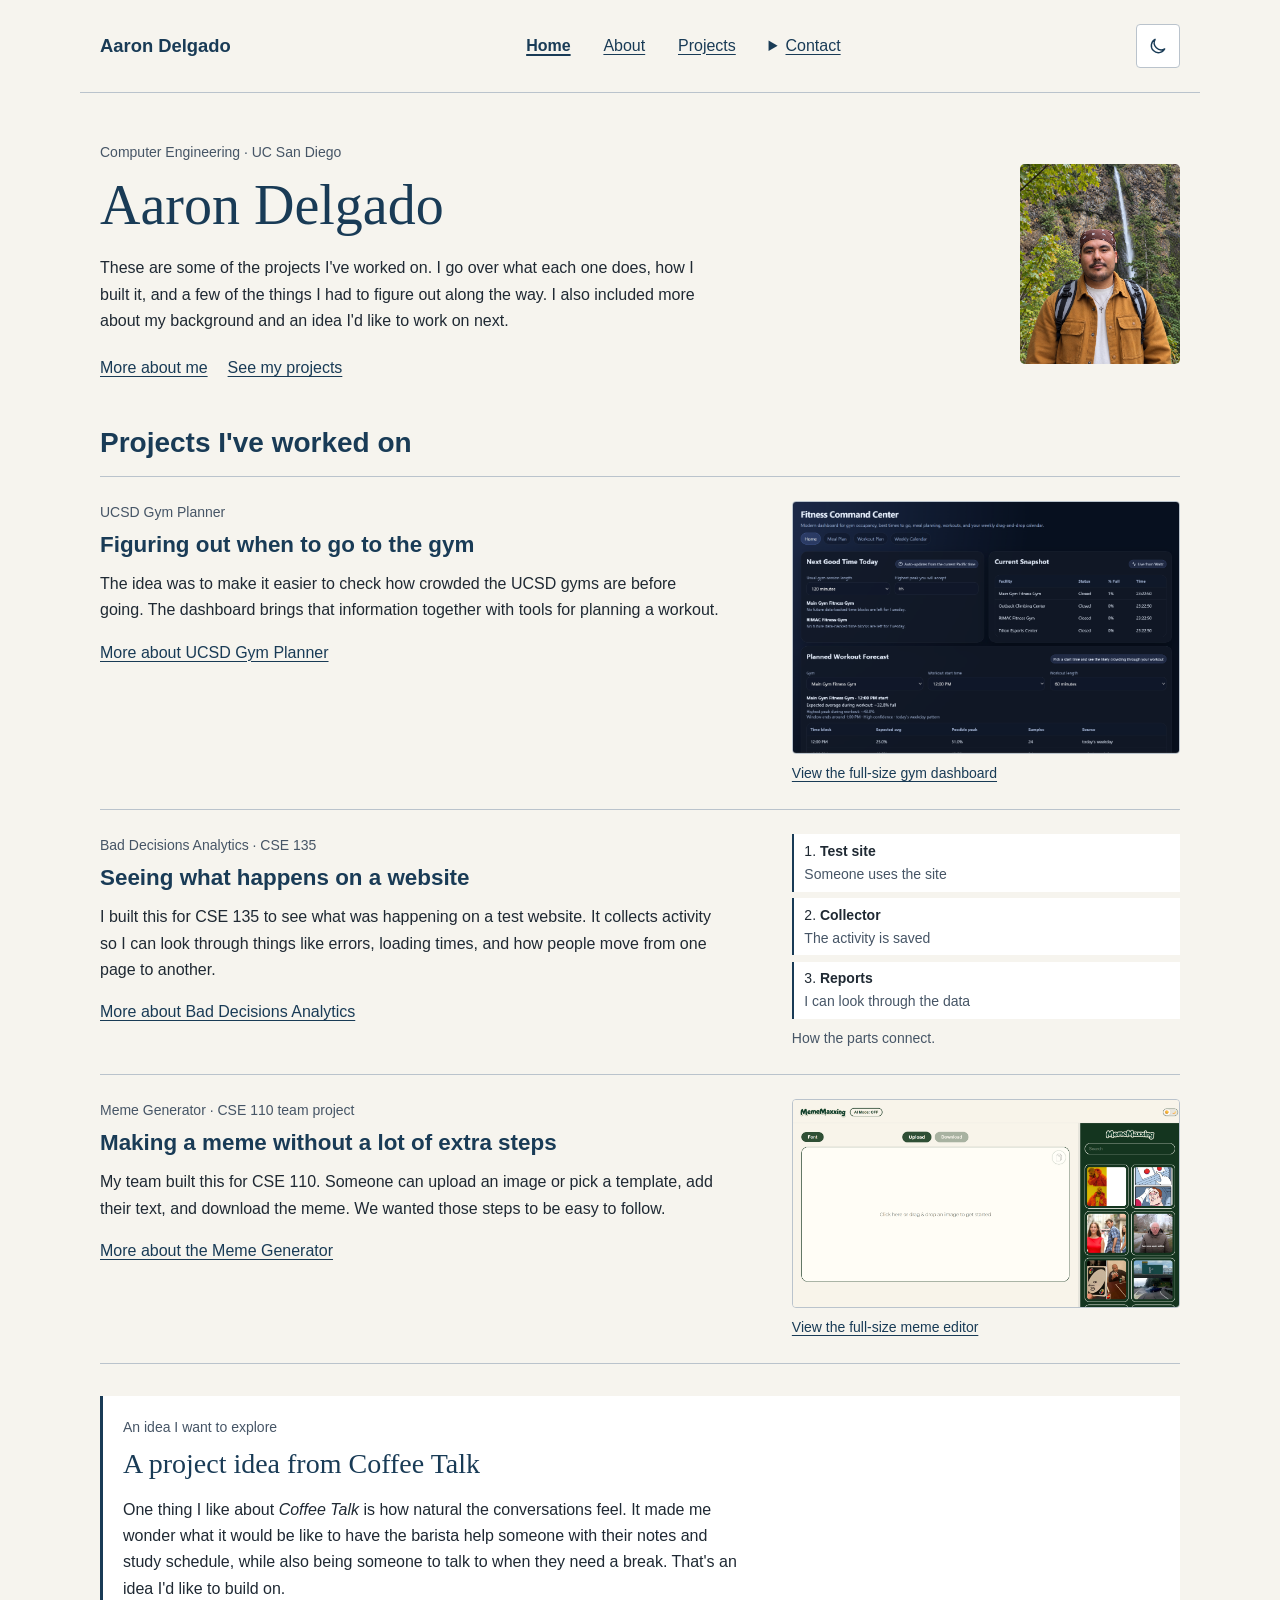
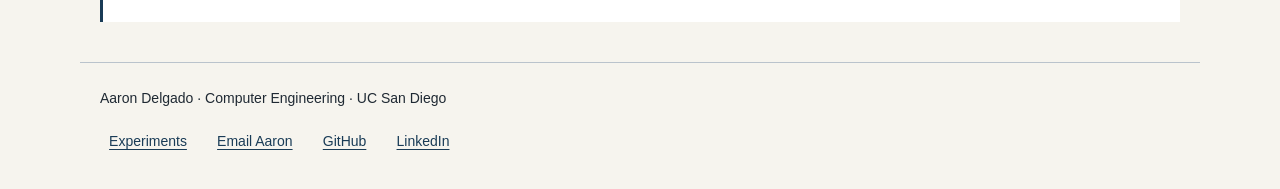
<file: index.html>
<!DOCTYPE html>
<html lang="en">
<head>
    <meta charset="UTF-8">
    <meta name="viewport" content="width=device-width, initial-scale=1.0">
    <meta name="description" content="Aaron Delgado, a Computer Engineering student at UC San Diego. Explore selected projects, technical experience, and contact information.">
    <title>Home | Aaron Delgado</title>
    <link rel="icon" href="assets/icon.svg" type="image/svg+xml">
    <link rel="stylesheet" href="styles.css">
    <script src="theme.js" defer blocking="render"></script>
</head>
<body class="page-index">
    <a class="skip-link" href="#main-content">Skip to main content</a>

    <header>
        <p><a href="index.html">Aaron Delgado</a></p>

        <nav class="desktop-nav" aria-label="Main navigation">
            <ul>
                <li><a href="index.html" aria-current="page">Home</a></li>
                <li><a href="about.html">About</a></li>
                <li><a href="projects.html">Projects</a></li>
                <li>
                    <details class="contact-menu">
                        <summary>Contact</summary>
                        <ul>
                            <li><a href="contact.html">Contact information</a></li>
                            <li><a href="form-no-js.html">Form without JS</a></li>
                            <li><a href="form-with-js.html">Form with JS</a></li>
                        </ul>
                    </details>
                </li>
            </ul>
        </nav>
        <button id = "theme-toggle" type="button" aria-label="Use dark theme" title="Use dark theme" hidden>
            <svg class="header-icon icon-moon" viewBox="0 0 24 24" aria-hidden="true" focusable="false">
                <use href="assets/header-icons.svg#moon"></use>
            </svg>
            <svg class="header-icon icon-sun" viewBox="0 0 24 24" aria-hidden="true" focusable="false">
                <use href="assets/header-icons.svg#sun"></use>
            </svg>
        </button>
        <details class="mobile-menu">
            <summary>
                <svg class="header-icon icon-menu" viewBox="0 0 24 24" aria-hidden="true" focusable="false">
                    <use href="assets/header-icons.svg#menu"></use>
                </svg>
                <svg class="header-icon icon-close" viewBox="0 0 24 24" aria-hidden="true" focusable="false">
                    <use href="assets/header-icons.svg#close"></use>
                </svg>
                Menu
            </summary>
            <nav aria-label="Main navigation">
                <ul>
                    <li><a href="index.html" aria-current="page">Home</a></li>
                    <li><a href="about.html">About</a></li>
                    <li><a href="projects.html">Projects</a></li>
                    <li><a href="contact.html">Contact</a></li>
                    <li><a href="form-no-js.html">Form without JS</a></li>
                    <li><a href="form-with-js.html">Form with JS</a></li>
                </ul>
            </nav>
        </details>
    </header>

    <main id = "main-content" tabindex="-1">
        <section id = "portfolio-introduction">
            <header>
                <p class="eyebrow">Computer Engineering · UC San Diego</p>
                <h1 id = "index-title">Aaron Delgado</h1>

                <p>
                    These are some of the projects I've worked on. I go over what each one does, how I built it,
                    and a few of the things I had to figure out along the way. I also included more about my
                    background and an idea I'd like to work on next.
                </p>

                <p class="introduction-links">
                    <a href="about.html">More about me</a>
                    <a href="projects.html">See my projects</a>
                </p>
            </header>

            <picture>
                <source srcset="assets/portrait.webp" type="image/webp">
                <img
                    src="assets/portrait.png"
                    alt="Aaron Delgado at a waterfall"
                    width="1122"
                    height="1402">
            </picture>
        </section>

        <section id = "featured-projects">
            <h2>Projects I've worked on</h2>

            <article class="project-entry">
                <header>
                    <p class="eyebrow">UCSD Gym Planner</p>
                    <h3>Figuring out when to go to the gym</h3>

                    <p>
                        The idea was to make it easier to check how crowded the UCSD gyms are before going.
                        The dashboard brings that information together with tools for planning a workout.
                    </p>

                    <p>
                        <a href="projects.html#gym-planner">More about UCSD Gym Planner</a>
                    </p>
                </header>

                <figure>
                    <img
                        src="assets/fitness-dashboard.png"
                        alt="Gym dashboard with occupancy information and workout planning controls"
                        width="2236"
                        height="1454"
                        loading="lazy">
                    <figcaption>
                        <a href="assets/fitness-dashboard.png">View the full-size gym dashboard</a>
                    </figcaption>
                </figure>
            </article>

            <article class="project-entry">
                <header>
                    <p class="eyebrow">Bad Decisions Analytics · CSE 135</p>
                    <h3>Seeing what happens on a website</h3>

                    <p>
                        I built this for CSE 135 to see what was happening on a test website. It collects
                        activity so I can look through things like errors, loading times, and how people
                        move from one page to another.
                    </p>

                    <p>
                        <a href="projects.html#analytics">More about Bad Decisions Analytics</a>
                    </p>
                </header>

                <figure>
                    <ol class="system-flow">
                        <li>
                            <b>Test site</b>
                            <span>Someone uses the site</span>
                        </li>
                        <li>
                            <b>Collector</b>
                            <span>The activity is saved</span>
                        </li>
                        <li>
                            <b>Reports</b>
                            <span>I can look through the data</span>
                        </li>
                    </ol>
                    <figcaption>How the parts connect.</figcaption>
                </figure>
            </article>

            <article class="project-entry">
                <header>
                    <p class="eyebrow">Meme Generator · CSE 110 team project</p>
                    <h3>Making a meme without a lot of extra steps</h3>

                    <p>
                        My team built this for CSE 110. Someone can upload an image or pick a template,
                        add their text, and download the meme. We wanted those steps to be easy to follow.
                    </p>

                    <p>
                        <a href="projects.html#meme-generator">More about the Meme Generator</a>
                    </p>
                </header>

                <figure>
                    <img
                        src="assets/meme-generator.png"
                        alt="Meme editor with its image workspace and template selection"
                        width="2844"
                        height="1522"
                        loading="lazy">
                    <figcaption>
                        <a href="assets/meme-generator.png">View the full-size meme editor</a>
                    </figcaption>
                </figure>
            </article>
        </section>

        <aside id = "project-notebook">
            <p class="eyebrow">An idea I want to explore</p>
            <h2>A project idea from Coffee Talk</h2>

            <p>
                One thing I like about <cite>Coffee Talk</cite> is how natural the conversations feel. It made me
                wonder what it would be like to have the barista help someone with their notes and study
                schedule, while also being someone to talk to when they need a break. That's an idea I'd like
                to build on.
            </p>
        </aside>
    </main>

    <footer>
        <p>
            Aaron Delgado · Computer Engineering · UC San Diego
        </p>

        <nav aria-label="Additional links">
            <ul>
                <li><a href="experiments.html">Experiments</a></li>
                <li><a href="mailto:aad010@ucsd.edu">Email Aaron</a></li>
                <li><a href="https://github.com/aarond67">GitHub</a></li>
                <li><a href="https://www.linkedin.com/in/aaron-delgado-aad/">LinkedIn</a></li>
            </ul>
        </nav>
    </footer>
</body>
</html>
</file>
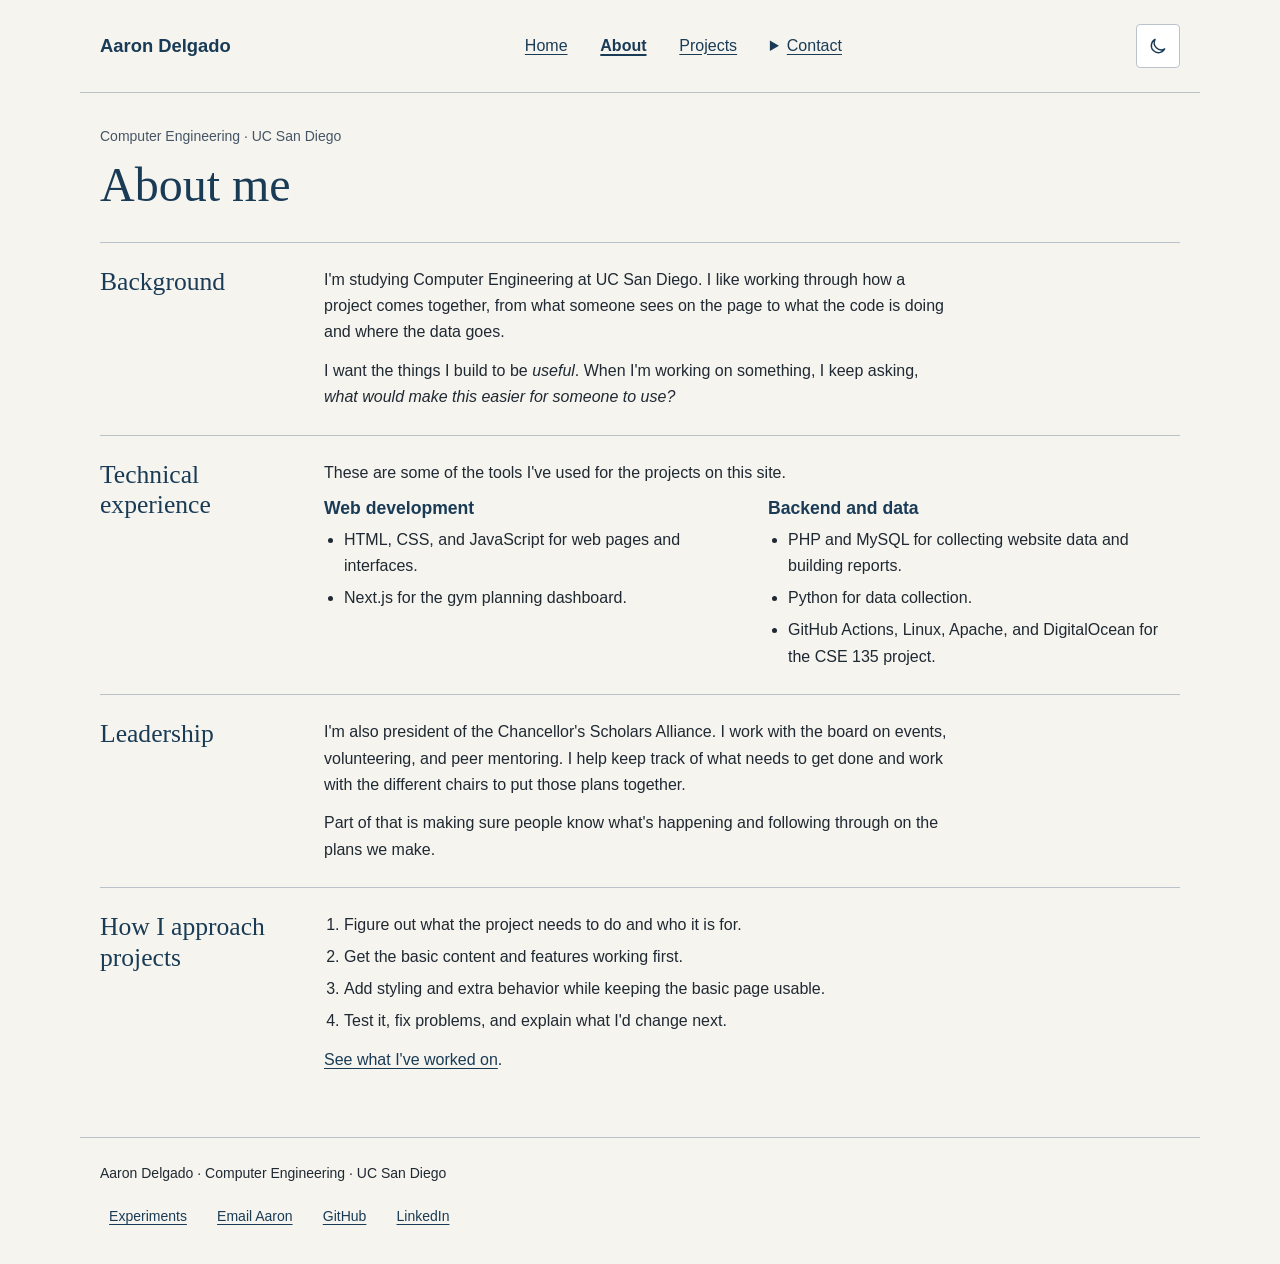
<file: about.html>
<!DOCTYPE html>
<html lang="en">
<head>
    <meta charset="UTF-8">
    <meta name="viewport" content="width=device-width, initial-scale=1.0">
    <meta name="description" content="Learn about Aaron Delgado’s Computer Engineering background, technical experience, and student leadership.">
    <title>About | Aaron Delgado</title>
    <link rel="icon" href="assets/icon.svg" type="image/svg+xml">
    <link rel="stylesheet" href="styles.css">
    <script src="theme.js" defer blocking="render"></script>
</head>
<body class="page-about">
    <a class="skip-link" href="#main-content">Skip to main content</a>
    <header>
        <p>
            <a href="index.html">Aaron Delgado</a>
        </p>
        <nav class="desktop-nav" aria-label="Main navigation">
            <ul>
                <li><a href="index.html">Home</a></li>
                <li><a href="about.html" aria-current="page">About</a></li>
                <li><a href="projects.html">Projects</a></li>
                <li>
                    <details class="contact-menu">
                        <summary>Contact</summary>
                        <ul>
                            <li><a href="contact.html">Contact information</a></li>
                            <li><a href="form-no-js.html">Form without JS</a></li>
                            <li><a href="form-with-js.html">Form with JS</a></li>
                        </ul>
                    </details>
                </li>
            </ul>
        </nav>
        <button id = "theme-toggle" type="button" aria-label="Use dark theme" title="Use dark theme" hidden>
            <svg class="header-icon icon-moon" viewBox="0 0 24 24" aria-hidden="true" focusable="false">
                <use href="assets/header-icons.svg#moon"></use>
            </svg>
            <svg class="header-icon icon-sun" viewBox="0 0 24 24" aria-hidden="true" focusable="false">
                <use href="assets/header-icons.svg#sun"></use>
            </svg>
        </button>
        <details class="mobile-menu">
            <summary>
                <svg class="header-icon icon-menu" viewBox="0 0 24 24" aria-hidden="true" focusable="false">
                    <use href="assets/header-icons.svg#menu"></use>
                </svg>
                <svg class="header-icon icon-close" viewBox="0 0 24 24" aria-hidden="true" focusable="false">
                    <use href="assets/header-icons.svg#close"></use>
                </svg>
                Menu
            </summary>
            <nav aria-label="Main navigation">
                <ul>
                    <li><a href="index.html">Home</a></li>
                    <li><a href="about.html" aria-current="page">About</a></li>
                    <li><a href="projects.html">Projects</a></li>
                    <li><a href="contact.html">Contact</a></li>
                    <li><a href="form-no-js.html">Form without JS</a></li>
                    <li><a href="form-with-js.html">Form with JS</a></li>
                </ul>
            </nav>
        </details>
    </header>
    <main id = "main-content" tabindex="-1">
        <header class="page-heading">
            <p class="eyebrow">Computer Engineering · UC San Diego</p>
            <h1 id = "about-title">About me</h1>
        </header>
        <section id = "about-background" class="about-row">
            <h2>Background</h2>
            <p>
                I'm studying Computer Engineering at UC San Diego. I like working through how a project
                comes together, from what someone sees on the page to what the code is doing and where
                the data goes.
            </p>
            <p>
                I want the things I build to be <em>useful</em>. When I'm working on something, I keep asking,
                <i>what would make this easier for someone to use?</i>
            </p>
        </section>

        <section id = "about-technical-experience" class="about-row">
            <h2>Technical experience</h2>
            <p>
                These are some of the tools I've used for the projects on this site.
            </p>
            <section>
                <h3>Web development</h3>
                <ul>
                    <li>HTML, CSS, and JavaScript for web pages and interfaces.</li>
                    <li>Next.js for the gym planning dashboard.</li>
                </ul>
            </section>
            <section>
                <h3>Backend and data</h3>
                <ul>
                    <li>PHP and MySQL for collecting website data and building reports.</li>
                    <li>Python for data collection.</li>
                    <li>GitHub Actions, Linux, Apache, and DigitalOcean for the CSE 135 project.</li>
                </ul>
            </section>
        </section>

        <section id = "about-leadership" class="about-row">
            <h2>Leadership</h2>
            <p>
                I'm also president of the Chancellor's Scholars Alliance. I work with the board on events,
                volunteering, and peer mentoring. I help keep track of what needs to get done and work with
                the different chairs to put those plans together.
            </p>
            <p>
                Part of that is making sure people know what's happening and following through on the
                plans we make.
            </p>
        </section>

        <section id = "about-project-approach" class="about-row">
            <h2>How I approach projects</h2>
            <ol>
                <li>Figure out what the project needs to do and who it is for.</li>
                <li>Get the basic content and features working first.</li>
                <li>Add styling and extra behavior while keeping the basic page usable.</li>
                <li>Test it, fix problems, and explain what I'd change next.</li>
            </ol>
            <p>
                <a href="projects.html">See what I've worked on</a>.
            </p>
        </section>
    </main>
    <footer>
        <p>
            Aaron Delgado · Computer Engineering · UC San Diego
        </p>
        <nav aria-label="Additional links">
            <ul>
                <li><a href="experiments.html">Experiments</a></li>
                <li><a href="mailto:aad010@ucsd.edu">Email Aaron</a></li>
                <li><a href="https://github.com/aarond67">GitHub</a></li>
                <li><a href="https://www.linkedin.com/in/aaron-delgado-aad/">LinkedIn</a></li>
            </ul>
        </nav>
    </footer>
</body>
</html>
</file>
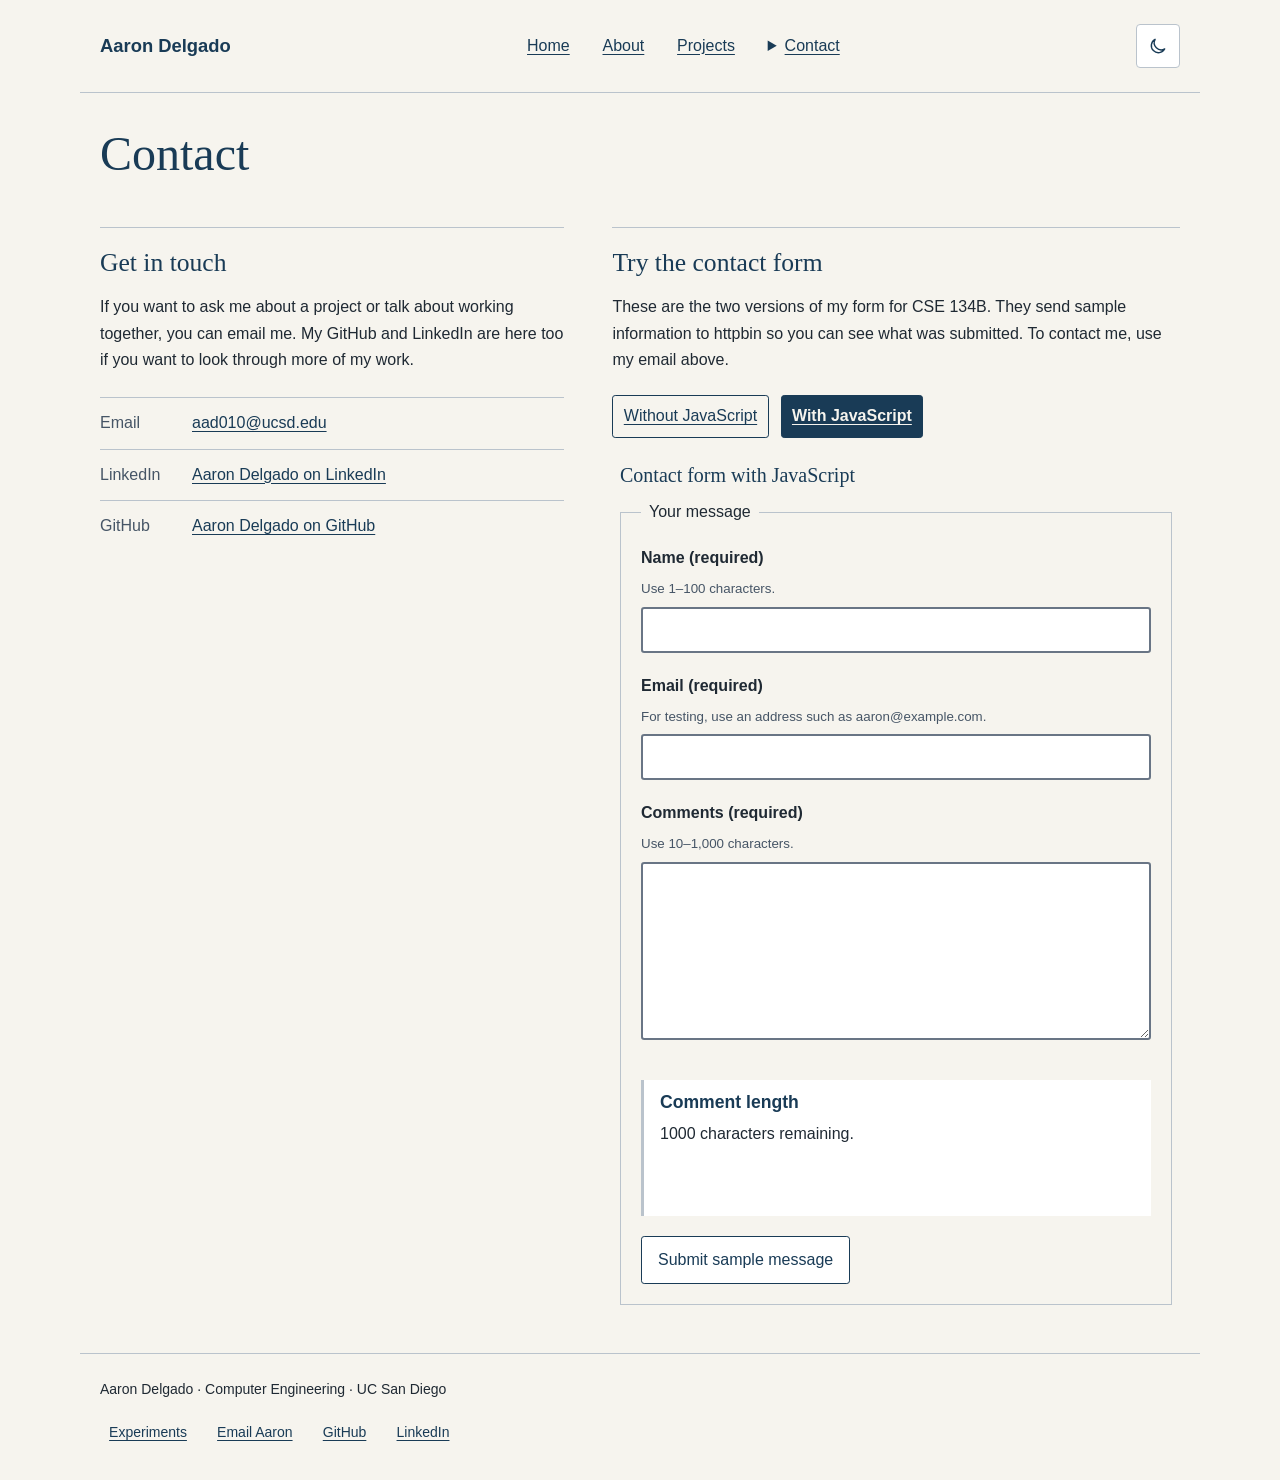
<file: contact.html>
<!DOCTYPE html>
<html lang="en">
<head>
    <meta charset="UTF-8">
    <meta name="viewport" content="width=device-width, initial-scale=1.0">
    <meta name="description" content="Contact Aaron Delgado through email, LinkedIn, or GitHub.">
    <title>Contact | Aaron Delgado</title>
    <link rel="icon" href="assets/icon.svg" type="image/svg+xml">
    <link rel="stylesheet" href="styles.css">
    <script src="theme.js" defer blocking="render"></script>
    <script src="contact.js" defer></script>
</head>
<body class="page-contact">
    <a class="skip-link" href="#main-content">Skip to main content</a>

    <header>
        <p><a href="index.html">Aaron Delgado</a></p>

        <nav class="desktop-nav" aria-label="Main navigation">
            <ul>
                <li><a href="index.html">Home</a></li>
                <li><a href="about.html">About</a></li>
                <li><a href="projects.html">Projects</a></li>
                <li>
                    <details class="contact-menu">
                        <summary>Contact</summary>
                        <ul>
                            <li><a href="contact.html" aria-current="page">Contact information</a></li>
                            <li><a href="form-no-js.html">Form without JS</a></li>
                            <li><a href="form-with-js.html">Form with JS</a></li>
                        </ul>
                    </details>
                </li>
            </ul>
        </nav>
        <button id = "theme-toggle" type="button" aria-label="Use dark theme" title="Use dark theme" hidden>
            <svg class="header-icon icon-moon" viewBox="0 0 24 24" aria-hidden="true" focusable="false">
                <use href="assets/header-icons.svg#moon"></use>
            </svg>
            <svg class="header-icon icon-sun" viewBox="0 0 24 24" aria-hidden="true" focusable="false">
                <use href="assets/header-icons.svg#sun"></use>
            </svg>
        </button>
        <details class="mobile-menu">
            <summary>
                <svg class="header-icon icon-menu" viewBox="0 0 24 24" aria-hidden="true" focusable="false">
                    <use href="assets/header-icons.svg#menu"></use>
                </svg>
                <svg class="header-icon icon-close" viewBox="0 0 24 24" aria-hidden="true" focusable="false">
                    <use href="assets/header-icons.svg#close"></use>
                </svg>
                Menu
            </summary>
            <nav aria-label="Main navigation">
                <ul>
                    <li><a href="index.html">Home</a></li>
                    <li><a href="about.html">About</a></li>
                    <li><a href="projects.html">Projects</a></li>
                    <li><a href="contact.html" aria-current="page">Contact</a></li>
                    <li><a href="form-no-js.html">Form without JS</a></li>
                    <li><a href="form-with-js.html">Form with JS</a></li>
                </ul>
            </nav>
        </details>
    </header>

    <main id = "main-content" tabindex="-1">
        <header class="page-heading">
            <h1 id = "contact-title">Contact</h1>
        </header>

        <section id = "contact-information">
            <h2>Get in touch</h2>
            <p>
                If you want to ask me about a project or talk about working together, you can email me.
                My GitHub and LinkedIn are here too if you want to look through more of my work.
            </p>

            <address>
                <ul class="contact-links">
                    <li>
                        <span>Email</span>
                        <a href="mailto:aad010@ucsd.edu">aad010@ucsd.edu</a>
                    </li>
                    <li>
                        <span>LinkedIn</span>
                        <a href="https://www.linkedin.com/in/aaron-delgado-aad/">Aaron Delgado on LinkedIn</a>
                    </li>
                    <li>
                        <span>GitHub</span>
                        <a href="https://github.com/aarond67">Aaron Delgado on GitHub</a>
                    </li>
                </ul>
            </address>
        </section>

        <section id = "contact-message-form">
            <h2>Try the contact form</h2>
            <p>
                These are the two versions of my form for CSE 134B. They send sample information to
                httpbin so you can see what was submitted. To contact me, use my email above.
            </p>
            <nav class="form-switch" aria-label="Form version">
                <ul>
                    <li><a href="form-no-js.html#embedded-form" target="contact-form-preview">Without JavaScript</a></li>
                    <li><a href="form-with-js.html#embedded-form" target="contact-form-preview">With JavaScript</a></li>
                </ul>
            </nav>
            <iframe id = "contact-form-preview" name="contact-form-preview" title="Sample contact form"
                    src="form-with-js.html#embedded-form"></iframe>
        </section>
    </main>

    <footer>
        <p>
            Aaron Delgado · Computer Engineering · UC San Diego
        </p>

        <nav aria-label="Additional links">
            <ul>
                <li><a href="experiments.html">Experiments</a></li>
                <li><a href="mailto:aad010@ucsd.edu">Email Aaron</a></li>
                <li><a href="https://github.com/aarond67">GitHub</a></li>
                <li><a href="https://www.linkedin.com/in/aaron-delgado-aad/">LinkedIn</a></li>
            </ul>
        </nav>
    </footer>
</body>
</html>
</file>
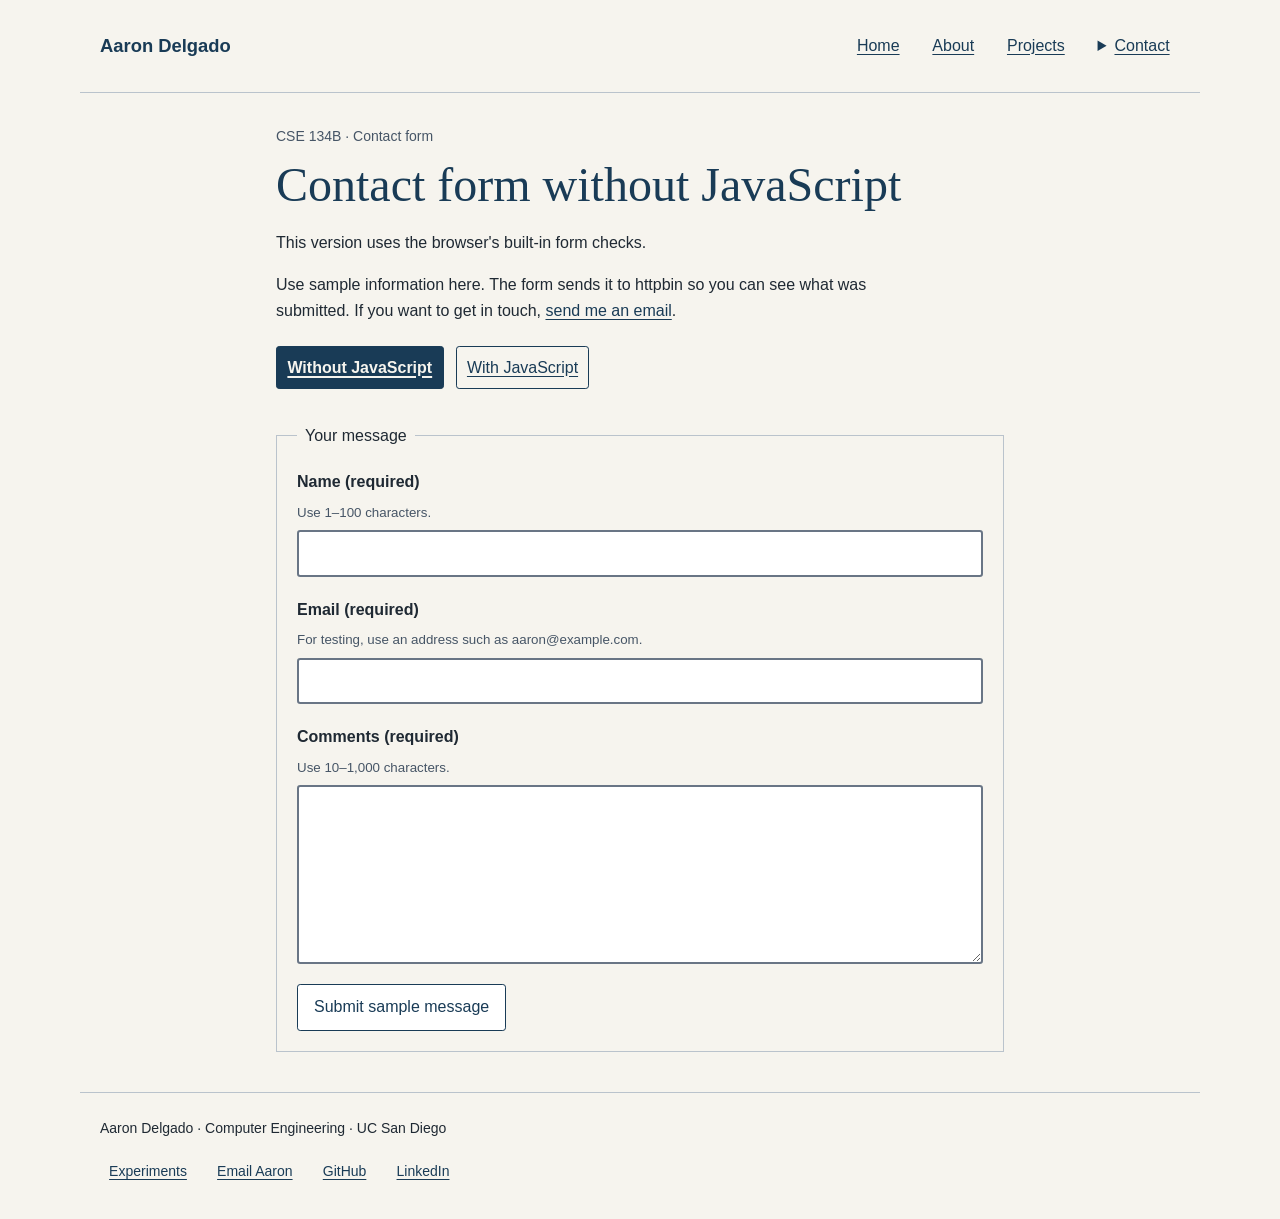
<file: form-no-js.html>
<!DOCTYPE html>
<html lang="en">
<head>
    <meta charset="UTF-8">
    <meta name="viewport" content="width=device-width, initial-scale=1.0">
    <meta name="description" content="Contact form without JavaScript for Aaron Delgado's portfolio.">
    <title>Contact form without JavaScript | Aaron Delgado</title>
    <link rel="icon" href="assets/icon.svg" type="image/svg+xml">
    <link rel="stylesheet" href="styles.css">
</head>
<body id = "embedded-form" class="page-form">
    <a class="skip-link" href="#main-content">Skip to main content</a>

    <header>
        <p><a href="index.html">Aaron Delgado</a></p>

        <nav class="desktop-nav" aria-label="Main navigation">
            <ul>
                <li><a href="index.html">Home</a></li>
                <li><a href="about.html">About</a></li>
                <li><a href="projects.html">Projects</a></li>
                <li>
                    <details class="contact-menu">
                        <summary>Contact</summary>
                        <ul>
                            <li><a href="contact.html">Contact information</a></li>
                            <li><a href="form-no-js.html" aria-current="page">Form without JS</a></li>
                            <li><a href="form-with-js.html">Form with JS</a></li>
                        </ul>
                    </details>
                </li>
            </ul>
        </nav>
        <details class="mobile-menu">
            <summary>
                <svg class="header-icon icon-menu" viewBox="0 0 24 24" aria-hidden="true" focusable="false">
                    <use href="assets/header-icons.svg#menu"></use>
                </svg>
                <svg class="header-icon icon-close" viewBox="0 0 24 24" aria-hidden="true" focusable="false">
                    <use href="assets/header-icons.svg#close"></use>
                </svg>
                Menu
            </summary>
            <nav aria-label="Main navigation">
                <ul>
                    <li><a href="index.html">Home</a></li>
                    <li><a href="about.html">About</a></li>
                    <li><a href="projects.html">Projects</a></li>
                    <li><a href="contact.html">Contact</a></li>
                    <li><a href="form-no-js.html" aria-current="page">Form without JS</a></li>
                    <li><a href="form-with-js.html">Form with JS</a></li>
                </ul>
            </nav>
        </details>
    </header>

    <main id = "main-content" tabindex="-1">
        <header class="page-heading">
            <p class="eyebrow">CSE 134B · Contact form</p>
            <h1>Contact form without JavaScript</h1>
            <p>This version uses the browser's built-in form checks.</p>
            <p>
                Use sample information here. The form sends it to httpbin so you can see what was submitted.
                If you want to get in touch, <a href="mailto:aad010@ucsd.edu">send me an email</a>.
            </p>
            <nav class="form-switch" aria-label="Form version">
                <ul>
                    <li><a href="form-no-js.html" aria-current="page">Without JavaScript</a></li>
                    <li><a href="form-with-js.html">With JavaScript</a></li>
                </ul>
            </nav>
        </header>

        <form id = "contact-form" action="https://httpbin.org/post" method="post" target="_top">
            <input name="possible_bot" type="hidden" value="true">
            <fieldset>
                <legend>Your message</legend>

                <p class="form-field">
                    <label for="name">Name (required)</label>
                    <small id = "name-help">Use 1–100 characters.</small>
                    <input id = "name" name="name" type="text" autocomplete="name"
                           required minlength="1" maxlength="100" aria-describedby="name-help">
                </p>

                <p class="form-field">
                    <label for="email">Email (required)</label>
                    <small id = "email-help">For testing, use an address such as aaron@example.com.</small>
                    <input id = "email" name="email" type="email" autocomplete="email"
                           required aria-describedby="email-help">
                </p>

                <p class="form-field">
                    <label for="comments">Comments (required)</label>
                    <small id = "comments-help">Use 10–1,000 characters.</small>
                    <textarea id = "comments" name="comments" rows="6" required
                              minlength="10" maxlength="1000" aria-describedby="comments-help"></textarea>
                </p>

                <button type="submit">Submit sample message</button>
            </fieldset>
        </form>
    </main>

    <footer>
        <p>
            Aaron Delgado · Computer Engineering · UC San Diego
        </p>

        <nav aria-label="Additional links">
            <ul>
                <li><a href="experiments.html">Experiments</a></li>
                <li><a href="mailto:aad010@ucsd.edu">Email Aaron</a></li>
                <li><a href="https://github.com/aarond67">GitHub</a></li>
                <li><a href="https://www.linkedin.com/in/aaron-delgado-aad/">LinkedIn</a></li>
            </ul>
        </nav>
    </footer>
</body>
</html>
</file>
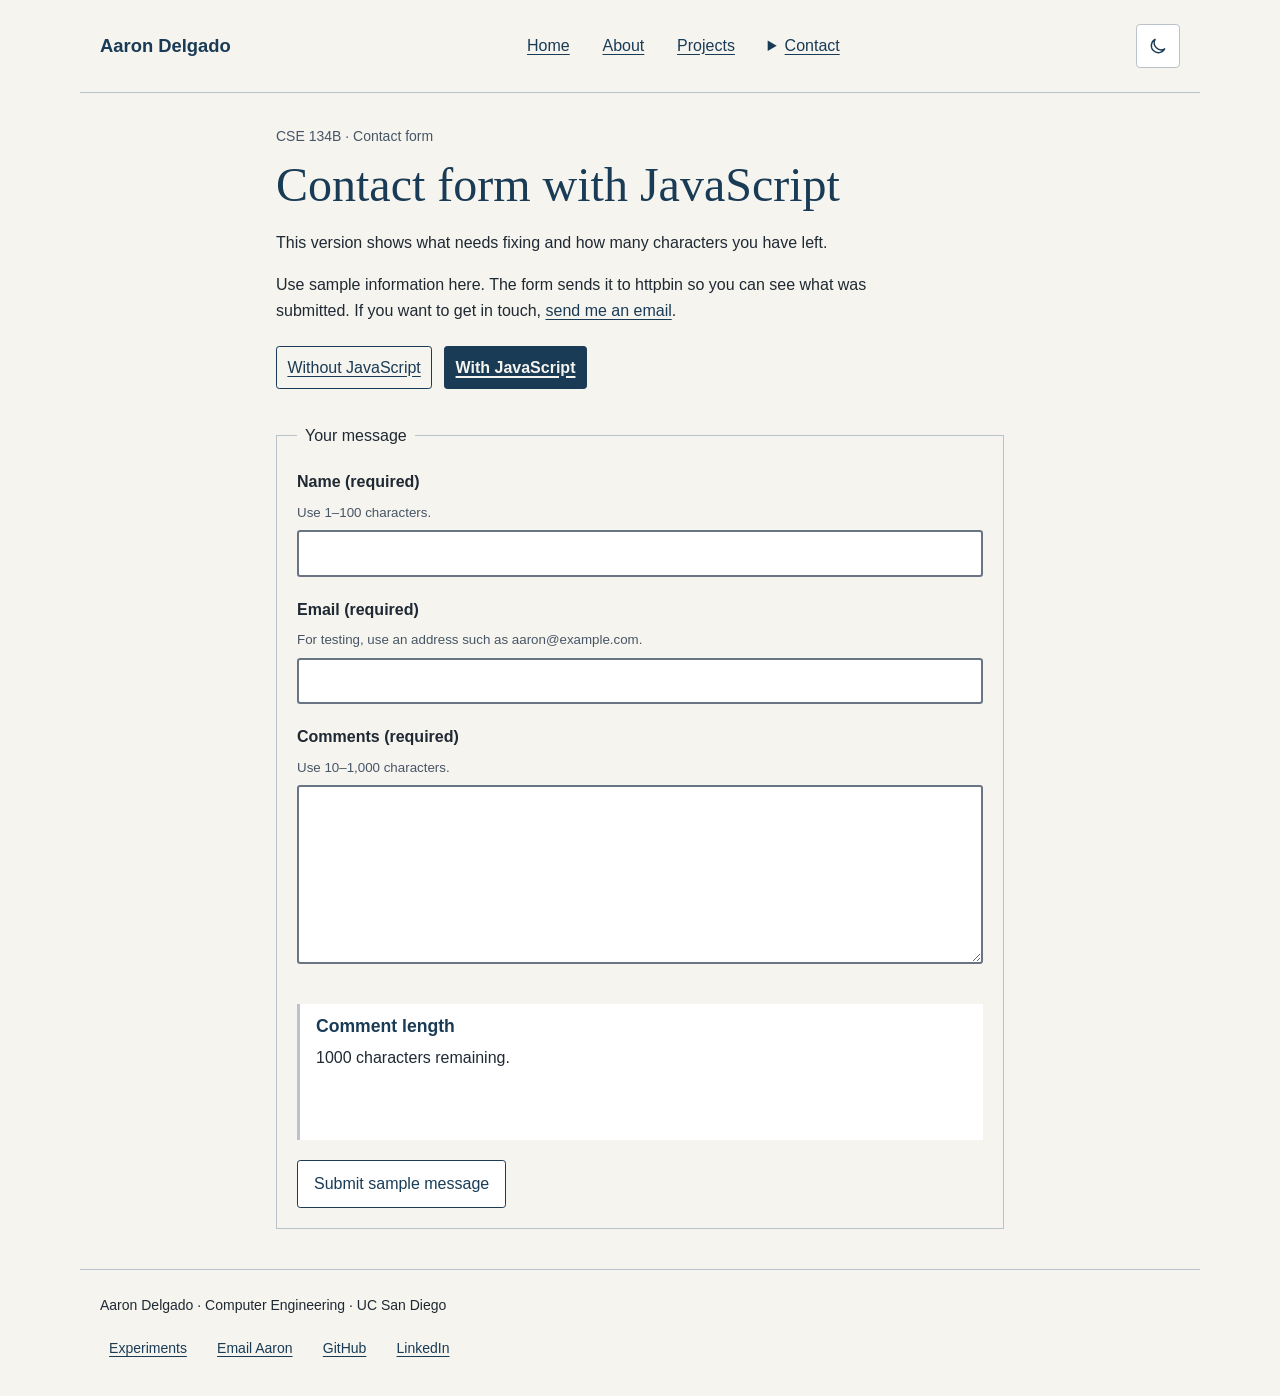
<file: form-with-js.html>
<!DOCTYPE html>
<html lang="en">
<head>
    <meta charset="UTF-8">
    <meta name="viewport" content="width=device-width, initial-scale=1.0">
    <meta name="description" content="Contact form with feedback for Aaron Delgado's portfolio.">
    <title>Contact form with JavaScript | Aaron Delgado</title>
    <link rel="icon" href="assets/icon.svg" type="image/svg+xml">
    <link rel="stylesheet" href="styles.css">
    <script src="theme.js" defer blocking="render"></script>
    <script src="form.js" defer></script>
</head>
<body id = "embedded-form" class="page-form">
    <a class="skip-link" href="#main-content">Skip to main content</a>

    <header>
        <p><a href="index.html">Aaron Delgado</a></p>

        <nav class="desktop-nav" aria-label="Main navigation">
            <ul>
                <li><a href="index.html">Home</a></li>
                <li><a href="about.html">About</a></li>
                <li><a href="projects.html">Projects</a></li>
                <li>
                    <details class="contact-menu">
                        <summary>Contact</summary>
                        <ul>
                            <li><a href="contact.html">Contact information</a></li>
                            <li><a href="form-no-js.html">Form without JS</a></li>
                            <li><a href="form-with-js.html" aria-current="page">Form with JS</a></li>
                        </ul>
                    </details>
                </li>
            </ul>
        </nav>
        <button id = "theme-toggle" type="button" aria-label="Use dark theme" title="Use dark theme" hidden>
            <svg class="header-icon icon-moon" viewBox="0 0 24 24" aria-hidden="true" focusable="false">
                <use href="assets/header-icons.svg#moon"></use>
            </svg>
            <svg class="header-icon icon-sun" viewBox="0 0 24 24" aria-hidden="true" focusable="false">
                <use href="assets/header-icons.svg#sun"></use>
            </svg>
        </button>
        <details class="mobile-menu">
            <summary>
                <svg class="header-icon icon-menu" viewBox="0 0 24 24" aria-hidden="true" focusable="false">
                    <use href="assets/header-icons.svg#menu"></use>
                </svg>
                <svg class="header-icon icon-close" viewBox="0 0 24 24" aria-hidden="true" focusable="false">
                    <use href="assets/header-icons.svg#close"></use>
                </svg>
                Menu
            </summary>
            <nav aria-label="Main navigation">
                <ul>
                    <li><a href="index.html">Home</a></li>
                    <li><a href="about.html">About</a></li>
                    <li><a href="projects.html">Projects</a></li>
                    <li><a href="contact.html">Contact</a></li>
                    <li><a href="form-no-js.html">Form without JS</a></li>
                    <li><a href="form-with-js.html" aria-current="page">Form with JS</a></li>
                </ul>
            </nav>
        </details>
    </header>

    <main id = "main-content" tabindex="-1">
        <header class="page-heading">
            <p class="eyebrow">CSE 134B · Contact form</p>
            <h1>Contact form with JavaScript</h1>
            <p>This version shows what needs fixing and how many characters you have left.</p>
            <p>
                Use sample information here. The form sends it to httpbin so you can see what was submitted.
                If you want to get in touch, <a href="mailto:aad010@ucsd.edu">send me an email</a>.
            </p>
            <nav class="form-switch" aria-label="Form version">
                <ul>
                    <li><a href="form-no-js.html">Without JavaScript</a></li>
                    <li><a href="form-with-js.html" aria-current="page">With JavaScript</a></li>
                </ul>
            </nav>
        </header>

        <form id = "contact-form" action="https://httpbin.org/post" method="post" target="_top">
            <input name="possible_bot" type="hidden" value="true">
            <input id = "error-history" name="form-errors" type="hidden" value="[]">
            <fieldset>
                <legend>Your message</legend>

                <p class="form-field">
                    <label for="name">Name (required)</label>
                    <small id = "name-help">Use 1–100 characters.</small>
                    <input id = "name" name="name" type="text" autocomplete="name"
                           required minlength="1" maxlength="100" aria-describedby="name-help name-error">
                </p>

                <p class="form-field">
                    <label for="email">Email (required)</label>
                    <small id = "email-help">For testing, use an address such as aaron@example.com.</small>
                    <input id = "email" name="email" type="email" autocomplete="email"
                           required aria-describedby="email-help email-error">
                </p>

                <p class="form-field">
                    <label for="comments">Comments (required)</label>
                    <small id = "comments-help">Use 10–1,000 characters.</small>
                    <textarea id = "comments" name="comments" rows="6" required
                              minlength="10" maxlength="1000" aria-describedby="comments-help comments-error character-count"></textarea>
                </p>

                <section id = "form-feedback" aria-labelledby="error-heading" aria-live="polite" hidden>
                    <h2 id = "error-heading" hidden>Check your message</h2>
                    <p id = "name-error" hidden></p>
                    <p id = "email-error" hidden></p>
                    <p id = "comments-error" hidden></p>
                </section>

                <section id = "form-information" aria-labelledby="information-heading" hidden>
                    <h2 id = "information-heading">Comment length</h2>
                    <output id = "character-count" for="comments" aria-live="off"></output>
                    <p id = "length-warning" role="status"></p>
                </section>

                <button type="submit">Submit sample message</button>
            </fieldset>
        </form>
    </main>

    <footer>
        <p>
            Aaron Delgado · Computer Engineering · UC San Diego
        </p>

        <nav aria-label="Additional links">
            <ul>
                <li><a href="experiments.html">Experiments</a></li>
                <li><a href="mailto:aad010@ucsd.edu">Email Aaron</a></li>
                <li><a href="https://github.com/aarond67">GitHub</a></li>
                <li><a href="https://www.linkedin.com/in/aaron-delgado-aad/">LinkedIn</a></li>
            </ul>
        </nav>
    </footer>
</body>
</html>
</file>
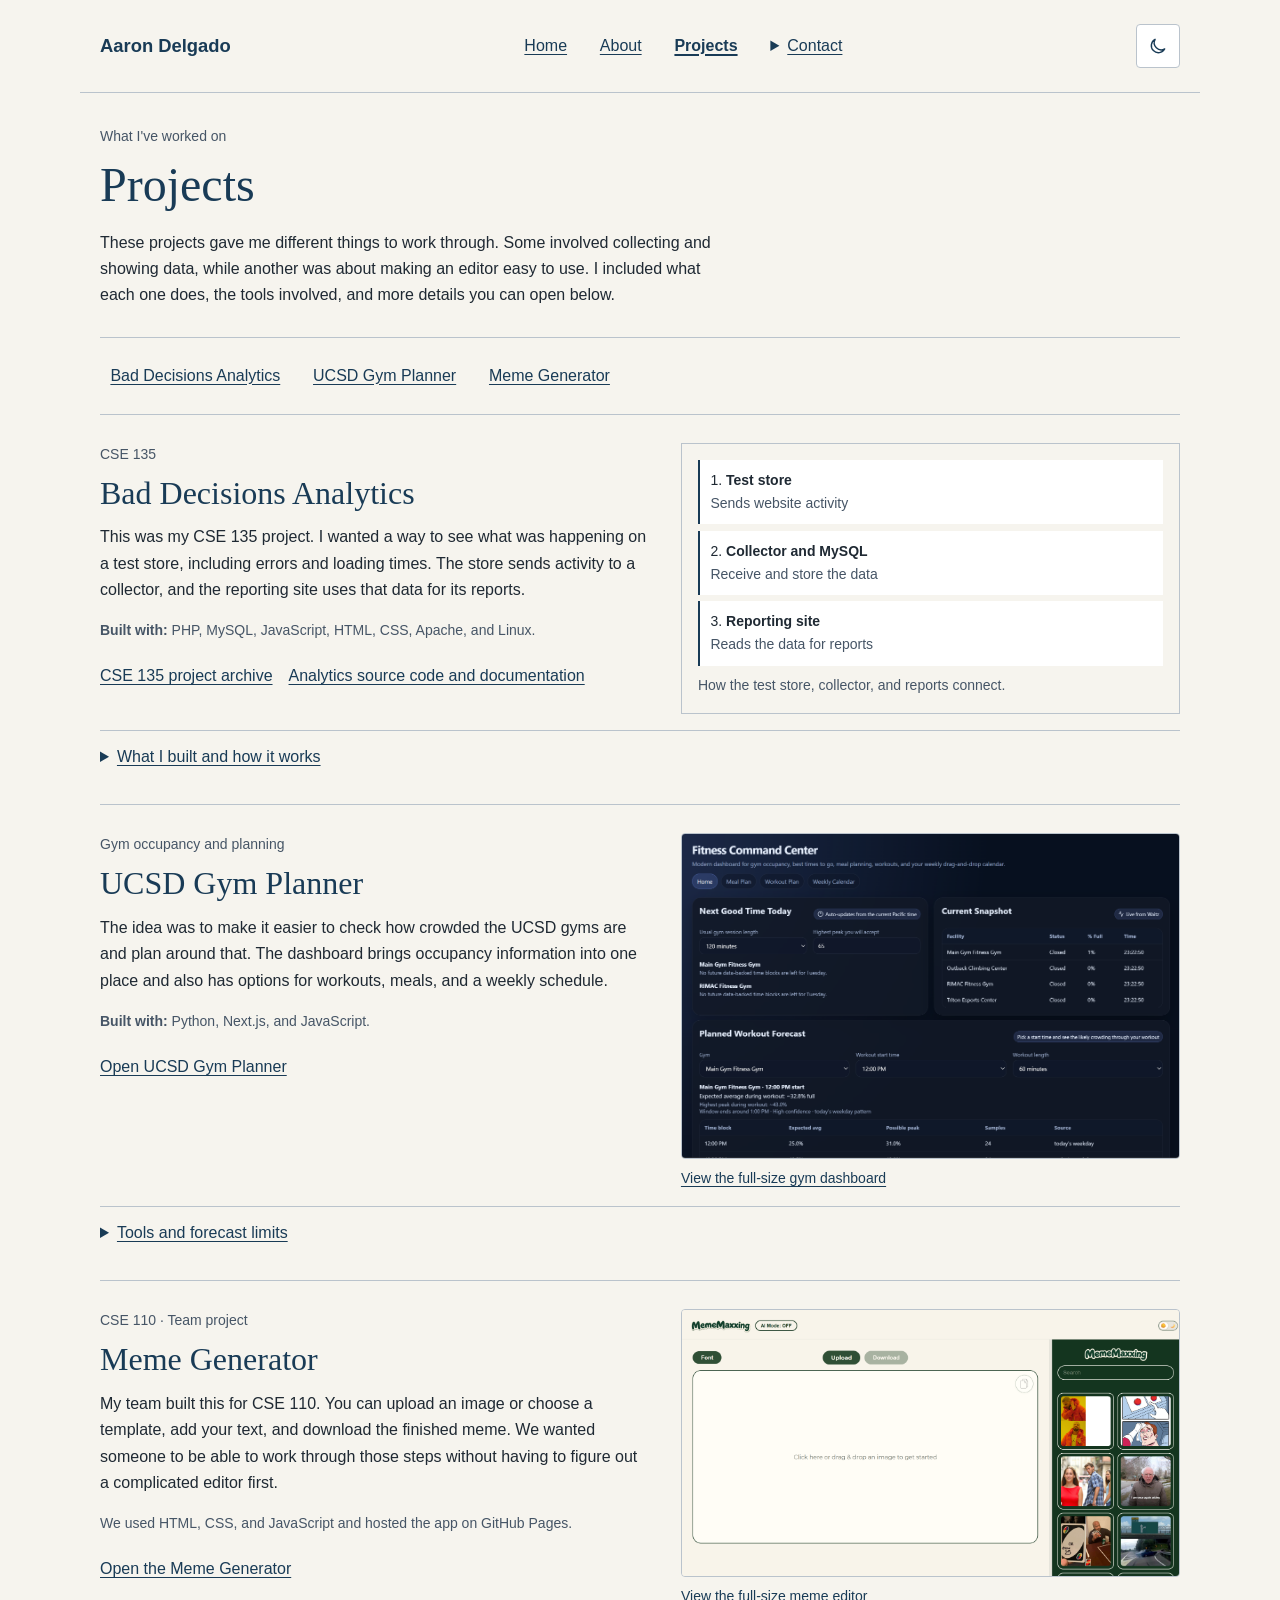
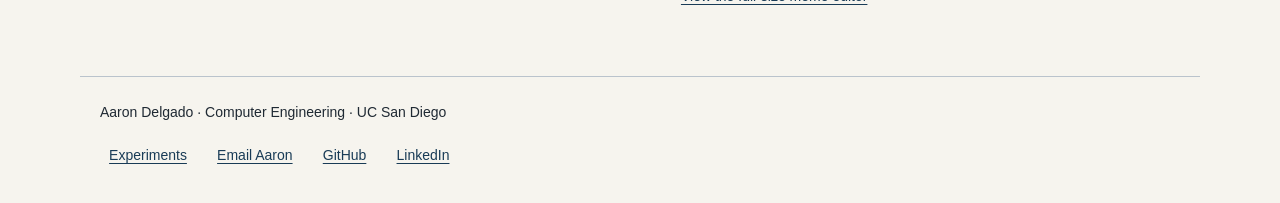
<file: projects.html>
<!DOCTYPE html>
<html lang="en">
<head>
    <meta charset="UTF-8">
    <meta name="viewport" content="width=device-width, initial-scale=1.0">
    <meta name="description" content="Explore Bad Decisions Analytics, UCSD Gym Planner, and a collaborative meme generator.">
    <title>Projects | Aaron Delgado</title>
    <link rel="icon" href="assets/icon.svg" type="image/svg+xml">
    <link rel="stylesheet" href="styles.css">
    <script src="theme.js" defer blocking="render"></script>
</head>
<body class="page-projects">
    <a class="skip-link" href="#main-content">Skip to main content</a>

    <header>
        <p><a href="index.html">Aaron Delgado</a></p>

        <nav class="desktop-nav" aria-label="Main navigation">
            <ul>
                <li><a href="index.html">Home</a></li>
                <li><a href="about.html">About</a></li>
                <li><a href="projects.html" aria-current="page">Projects</a></li>
                <li>
                    <details class="contact-menu">
                        <summary>Contact</summary>
                        <ul>
                            <li><a href="contact.html">Contact information</a></li>
                            <li><a href="form-no-js.html">Form without JS</a></li>
                            <li><a href="form-with-js.html">Form with JS</a></li>
                        </ul>
                    </details>
                </li>
            </ul>
        </nav>
        <button id = "theme-toggle" type="button" aria-label="Use dark theme" title="Use dark theme" hidden>
            <svg class="header-icon icon-moon" viewBox="0 0 24 24" aria-hidden="true" focusable="false">
                <use href="assets/header-icons.svg#moon"></use>
            </svg>
            <svg class="header-icon icon-sun" viewBox="0 0 24 24" aria-hidden="true" focusable="false">
                <use href="assets/header-icons.svg#sun"></use>
            </svg>
        </button>
        <details class="mobile-menu">
            <summary>
                <svg class="header-icon icon-menu" viewBox="0 0 24 24" aria-hidden="true" focusable="false">
                    <use href="assets/header-icons.svg#menu"></use>
                </svg>
                <svg class="header-icon icon-close" viewBox="0 0 24 24" aria-hidden="true" focusable="false">
                    <use href="assets/header-icons.svg#close"></use>
                </svg>
                Menu
            </summary>
            <nav aria-label="Main navigation">
                <ul>
                    <li><a href="index.html">Home</a></li>
                    <li><a href="about.html">About</a></li>
                    <li><a href="projects.html" aria-current="page">Projects</a></li>
                    <li><a href="contact.html">Contact</a></li>
                    <li><a href="form-no-js.html">Form without JS</a></li>
                    <li><a href="form-with-js.html">Form with JS</a></li>
                </ul>
            </nav>
        </details>
    </header>

    <main id = "main-content" tabindex="-1">
        <header class="page-heading">
            <p class="eyebrow">What I've worked on</p>
            <h1 id = "projects-title">Projects</h1>

            <p>
                These projects gave me different things to work through. Some involved collecting and showing
                data, while another was about making an editor easy to use. I included what each one does,
                the tools involved, and more details you can open below.
            </p>
        </header>

        <project-nav role="navigation" aria-label="Projects on this page">
            <ul>
                <li><a href="#analytics">Bad Decisions Analytics</a></li>
                <li><a href="#gym-planner">UCSD Gym Planner</a></li>
                <li><a href="#meme-generator">Meme Generator</a></li>
            </ul>
        </project-nav>

        <article id = "analytics" class="project-case">
            <header>
                <p class="eyebrow">CSE 135</p>
                <h2>Bad Decisions Analytics</h2>

                <p>
                    This was my CSE 135 project. I wanted a way to see what was happening on a test store,
                    including errors and loading times. The store sends activity to a collector, and the
                    reporting site uses that data for its reports.
                </p>

                <p class="project-tools">
                    <b>Built with:</b> PHP, MySQL, JavaScript, HTML, CSS, Apache, and Linux.
                </p>

                <ul class="project-links">
                    <li>
                        <a href="https://baddecisions.site/coursework/cse135/">CSE 135 project archive</a>
                    </li>
                    <li>
                        <a href="https://github.com/aarond67/CSE135">Analytics source code and documentation</a>
                    </li>
                </ul>
            </header>

            <figure class="analytics-flow">
                <ol class="system-flow">
                    <li>
                        <b>Test store</b>
                        <span>Sends website activity</span>
                    </li>
                    <li>
                        <b>Collector and MySQL</b>
                        <span>Receive and store the data</span>
                    </li>
                    <li>
                        <b>Reporting site</b>
                        <span>Reads the data for reports</span>
                    </li>
                </ol>
                <figcaption>How the test store, collector, and reports connect.</figcaption>
            </figure>

            <details class="case-details">
                <summary>What I built and how it works</summary>

                <h3>What I built</h3>
                <p>
                    There are reports for website errors, loading times, and where people stop during checkout.
                    I also added a place for analyst comments and an option to download a report as a PDF.
                </p>

                <h3>How it works</h3>
                <ul>
                    <li>PHP sessions keep track of who's signed in, and server-side checks control which reports they can see.</li>
                    <li>I used prepared statements for database queries and escaped text before displaying it on a page.</li>
                    <li>The interface mostly uses plain JavaScript and CSS.</li>
                    <li>GitHub Actions handles deployment to my DigitalOcean server.</li>
                </ul>
            </details>
        </article>

        <article id = "gym-planner" class="project-case">
            <header>
                <p class="eyebrow">Gym occupancy and planning</p>
                <h2>UCSD Gym Planner</h2>

                <p>
                    The idea was to make it easier to check how crowded the UCSD gyms are and plan around that.
                    The dashboard brings occupancy information into one place and also has options for
                    workouts, meals, and a weekly schedule.
                </p>

                <p class="project-tools">
                    <b>Built with:</b> Python, Next.js, and JavaScript.
                </p>

                <ul class="project-links">
                    <li>
                        <a href="https://fitness-dashboard-app-beta.vercel.app/">Open UCSD Gym Planner</a>
                    </li>
                </ul>
            </header>

            <figure>
                <img
                    src="assets/fitness-dashboard.png"
                    alt="UCSD Gym Planner with gym occupancy and workout forecasts"
                    width="2236"
                    height="1454"
                    loading="lazy">
                <figcaption>
                    <a href="assets/fitness-dashboard.png">View the full-size gym dashboard</a>
                </figcaption>
            </figure>

            <details class="case-details">
                <summary>Tools and forecast limits</summary>
                <p>
                    The project uses Python, Next.js, and JavaScript. The forecasts depend on the data that's
                    available. If there isn't enough matching data, the dashboard says so instead of showing
                    an estimate it can't support.
                </p>
            </details>
        </article>

        <article id = "meme-generator" class="project-case">
            <header>
                <p class="eyebrow">CSE 110 · Team project</p>
                <h2>Meme Generator</h2>

                <p>
                    My team built this for CSE 110. You can upload an image or choose a template, add your
                    text, and download the finished meme. We wanted someone to be able to work through those
                    steps without having to figure out a complicated editor first.
                </p>

                <p class="project-tools">
                    We used HTML, CSS, and JavaScript and hosted the app on GitHub Pages.
                </p>

                <ul class="project-links">
                    <li>
                        <a href="https://cse110-sp26-group18.github.io/meme-generator/meme-app/">Open the Meme Generator</a>
                    </li>
                </ul>
            </header>

            <figure>
                <img
                    src="assets/meme-generator.png"
                    alt="Meme editor with image controls and template browsing"
                    width="2844"
                    height="1522"
                    loading="lazy">
                <figcaption>
                    <a href="assets/meme-generator.png">View the full-size meme editor</a>
                </figcaption>
            </figure>
        </article>
    </main>

    <footer>
        <p>
            Aaron Delgado · Computer Engineering · UC San Diego
        </p>

        <nav aria-label="Additional links">
            <ul>
                <li><a href="experiments.html">Experiments</a></li>
                <li><a href="mailto:aad010@ucsd.edu">Email Aaron</a></li>
                <li><a href="https://github.com/aarond67">GitHub</a></li>
                <li><a href="https://www.linkedin.com/in/aaron-delgado-aad/">LinkedIn</a></li>
            </ul>
        </nav>
    </footer>
</body>
</html>
</file>
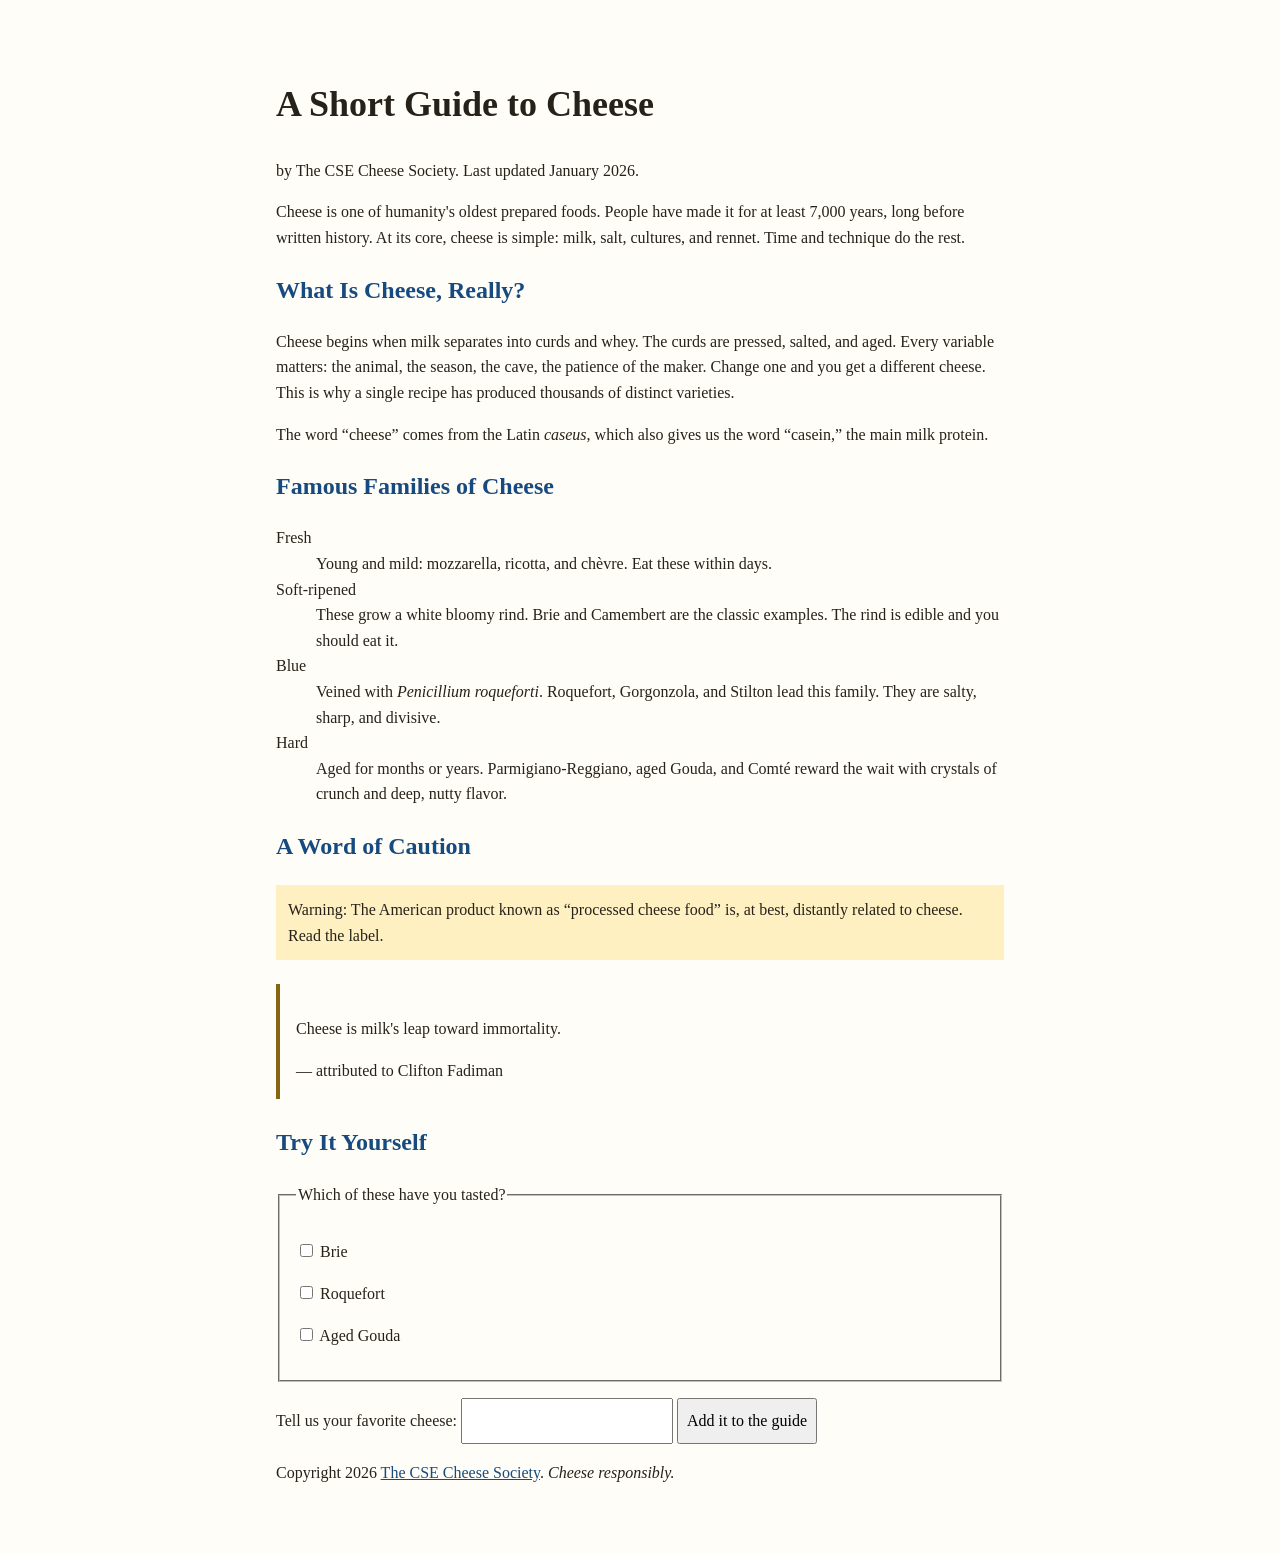
<file: part1/cheese.html>
<!DOCTYPE html>
<html lang="en">
<head>
  <meta charset="UTF-8">
  <meta name="viewport" content="width=device-width, initial-scale=1">
  <title>A Short Guide to Cheese</title>
  <link rel="stylesheet" href="cheese.css">
</head>
<body>
  <header>
    <h1>A Short Guide to Cheese</h1>
    <p>by The CSE Cheese Society. Last updated <time datetime="2026-01">January 2026</time>.</p>
  </header>

  <main>
    <article>
      <p>Cheese is one of humanity's oldest prepared foods. People have made
      it for at least 7,000 years, long before written history. At its core,
      cheese is simple: milk, salt, cultures, and rennet. Time and technique
      do the rest.</p>

      <section>
        <h2>What Is Cheese, Really?</h2>
        <p>Cheese begins when milk separates into curds and whey. The curds
        are pressed, salted, and aged. Every variable matters: the animal,
        the season, the cave, the patience of the maker. Change one and you
        get a different cheese. This is why a single recipe has produced
        thousands of distinct varieties.</p>
        <p>The word <q>cheese</q> comes from the Latin
        <span class="latin" lang="la">caseus</span>, which also gives us the word
        <q>casein,</q> the main milk protein.</p>
      </section>

      <section>
        <h2>Famous Families of Cheese</h2>

        <dl>
          <dt>Fresh</dt>
          <dd>Young and mild: mozzarella, ricotta, and
          <span lang="fr">chèvre</span>. Eat these within days.</dd>

          <dt>Soft-ripened</dt>
          <dd>These grow a white bloomy rind. Brie and Camembert are the
          classic examples. The rind is edible and you should eat it.</dd>

          <dt>Blue</dt>
          <dd>Veined with <span class="latin" lang="la">Penicillium
          roqueforti</span>. Roquefort, Gorgonzola, and Stilton lead this
          family. They are salty, sharp, and divisive.</dd>

          <dt>Hard</dt>
          <dd>Aged for months or years. Parmigiano-Reggiano, aged Gouda,
          and <span lang="fr">Comté</span> reward the wait with crystals
          of crunch and deep, nutty flavor.</dd>
        </dl>
      </section>

      <section>
        <h2>A Word of Caution</h2>
        <p id="warning">Warning: The American product known as
        <q>processed cheese food</q> is, at best, distantly related to
        cheese. Read the label.</p>

        <blockquote>
          <p>Cheese is milk's leap toward immortality.</p>
          <footer>— attributed to Clifton Fadiman</footer>
        </blockquote>
      </section>

      <section>
        <h2>Try It Yourself</h2>
        <form>
          <fieldset>
            <legend>Which of these have you tasted?</legend>
            <p><input type="checkbox" id="c-brie" name="tasted" value="brie">
               <label for="c-brie">Brie</label></p>
            <p><input type="checkbox" id="c-roquefort" name="tasted" value="roquefort">
               <label for="c-roquefort">Roquefort</label></p>
            <p><input type="checkbox" id="c-gouda" name="tasted" value="gouda">
               <label for="c-gouda">Aged Gouda</label></p>
          </fieldset>
          <p>
            <label for="fav">Tell us your favorite cheese:</label>
            <input type="text" id="fav" name="favorite">
            <button type="submit">Add it to the guide</button>
          </p>
        </form>
      </section>
    </article>
  </main>
  <footer>
    <p>Copyright 2026 <a href="https://example.com/cheese-society">The CSE
    Cheese Society</a>. <em>Cheese responsibly.</em></p>
  </footer>
</body>
</html>
</file>
<file: styles.css>
:root {
    color-scheme: light;
    --page-background: #f6f4ee;
    --surface: #ffffff;
    --text-color: #1f2933;
    --accent-color: #193b56;
    --secondary-color: #465566;
    --border-color: #bac3cc;
    --hover-background: #e2e8ed;
    --control-border: #697585;
    --error-color: #a51f32;
    --success-color: #246b39;
    --warning-color: #624200;
    --warning-background: #fff0c2;
    --font-stack: Arial, Helvetica, sans-serif;
    --heading-font: Georgia, "Times New Roman", serif;
    --spacing: 1.25rem;
    --content-width: 70rem;
}

* {
    box-sizing: border-box;
}

body {
    margin: 0;
    background-color: var(--page-background);
    color: var(--text-color);
    font-family: var(--font-stack);
    font-size: 1rem;
    line-height: 1.65;
}

body > header,
main,
body > footer {
    width: 100%;
    max-width: var(--content-width);
    margin-inline: auto;
    padding: var(--spacing);
}

body > header {
    display: flex;
    align-items: center;
    justify-content: space-between;
    flex-wrap: wrap;
    gap: 0.75rem 2rem;
    border-bottom: 1px solid var(--border-color);
}

body > header > p {
    margin: 0;
    font-size: 1.15rem;
    font-weight: bold;
}

body > header > p > a {
    text-decoration: none;
}

main {
    padding-block: 2rem;
}

h1,
h2,
h3 {
    color: var(--accent-color);
    line-height: 1.2;
    overflow-wrap: break-word;
}

h1 {
    margin-block: 0 1rem;
    font-family: var(--heading-font);
    font-size: 3rem;
    font-weight: normal;
}

h2 {
    margin-block: 0 1rem;
    font-size: 1.75rem;
}

h3 {
    margin-block: 1.5rem 0.75rem;
    font-size: 1.25rem;
}

p {
    max-width: 70ch;
    margin-block: 0 1rem;
}

li {
    margin-block: 0.35rem;
}

a {
    color: var(--accent-color);
    text-underline-offset: 0.2em;
    overflow-wrap: anywhere;
}

a:hover {
    text-decoration-thickness: 0.15em;
}

a:focus,
button:focus,
input:focus,
textarea:focus,
select:focus,
summary:focus {
    outline: 3px solid var(--accent-color);
    outline-offset: 4px;
}

.skip-link {
    position: absolute;
    inset-inline-start: 1rem;
    top: 0.5rem;
    z-index: 10;
    transform: translateY(-200%);
    max-width: calc(100% - 2rem);
    padding: 0.5em 0.75em;
    border: 2px solid var(--accent-color);
    background-color: var(--surface);
}

.skip-link:focus {
    transform: translateY(0);
}

nav > ul,
project-nav > ul {
    display: flex;
    flex-wrap: wrap;
    gap: 0.25rem 0.75rem;
    margin: 0;
    padding: 0;
    list-style: none;
}

nav a,
project-nav a,
.contact-menu > summary {
    display: inline-block;
    padding: 0.45em 0.65em;
    border-radius: 0.2rem;
}

nav a:hover,
nav a:focus,
project-nav a:hover,
project-nav a:focus,
.contact-menu > summary:hover,
.contact-menu > summary:focus {
    background-color: var(--hover-background);
    color: var(--accent-color);
    text-decoration-thickness: 0.15em;
}

a[aria-current="page"] {
    font-weight: bold;
    text-decoration-thickness: 0.15em;
}

.contact-menu {
    position: relative;
    margin: 0;
}

.contact-menu > summary {
    display: list-item;
}

.contact-menu > ul {
    position: absolute;
    inset-inline-end: 0;
    top: 100%;
    z-index: 2;
    width: 14rem;
    max-width: calc(100vw - 2.5rem);
    margin: 0;
    padding: 0.4rem;
    border: 1px solid var(--border-color);
    border-radius: 0.2rem;
    background-color: var(--surface);
    list-style: none;
}

.contact-menu li {
    margin: 0;
}

.contact-menu a {
    display: block;
}

.mobile-menu {
    display: none;
}

.form-switch {
    margin-top: 1rem;
}

.form-switch a {
    border: 1px solid var(--accent-color);
}

.form-switch a[aria-current="page"],
.form-switch a[aria-current="true"] {
    background-color: var(--accent-color);
    color: var(--page-background);
    font-weight: bold;
}

project-nav {
    display: block;
    margin-block: 1.5rem;
    padding-block: 0.75rem;
    border-block: 1px solid var(--border-color);
}

.eyebrow,
figcaption {
    color: var(--secondary-color);
    font-size: 0.875rem;
}

.eyebrow {
    margin-bottom: 0.5rem;
}

#portfolio-introduction {
    display: grid;
    grid-template-columns: minmax(0, 1fr) 10rem;
    gap: 2rem;
    align-items: center;
    padding-block: 1rem 2.5rem;
}

#portfolio-introduction h1 {
    font-size: 3.5rem;
}

#portfolio-introduction > picture > img {
    display: block;
    width: 100%;
    border-radius: 0.3rem;
}

.introduction-links {
    display: flex;
    flex-wrap: wrap;
    gap: 0.5rem 1.25rem;
    margin-bottom: 0;
}

.introduction-links a {
    display: inline-block;
    padding-block: 0.3em;
}

#featured-projects > h2 {
    margin: 0;
    padding-bottom: 1rem;
    border-bottom: 1px solid var(--border-color);
}

.project-entry {
    display: grid;
    grid-template-columns: minmax(0, 1.7fr) minmax(0, 1fr);
    align-items: start;
    gap: 2rem;
    padding-block: 1.5rem;
    border-bottom: 1px solid var(--border-color);
}

.project-entry > header,
.project-entry > figure {
    min-width: 0;
}

.project-entry h3 {
    margin-top: 0;
    font-size: 1.4rem;
}

.project-entry header > p:last-child {
    margin-bottom: 0;
}

.project-entry figure {
    margin: 0;
}

.project-entry figure img {
    display: block;
    width: 100%;
    border: 1px solid var(--border-color);
    border-radius: 0.25rem;
}

figcaption {
    margin-top: 0.5rem;
}

.system-flow {
    display: grid;
    gap: 0.4rem;
    margin: 0;
    padding: 0;
    list-style-position: inside;
}

.system-flow > li {
    margin: 0;
    padding: 0.4em 0.75em;
    border-left: 2px solid var(--accent-color);
    background-color: var(--surface);
    font-size: 0.875rem;
}

.system-flow span {
    display: block;
    color: var(--secondary-color);
}

#project-notebook {
    margin-top: 2rem;
    padding: var(--spacing);
    border-left: 3px solid var(--accent-color);
    background-color: var(--surface);
}

#project-notebook h2 {
    font-family: var(--heading-font);
    font-weight: normal;
}

#project-notebook > p:last-child {
    margin-bottom: 0;
}

.page-heading {
    margin-bottom: 1.75rem;
}

.page-heading > p:last-child {
    margin-bottom: 0;
}

.about-row {
    display: grid;
    grid-template-columns: 12rem repeat(2, minmax(0, 1fr));
    gap: 0.75rem 2rem;
    align-items: start;
    padding-block: 1.5rem;
    border-top: 1px solid var(--border-color);
}

.about-row > * {
    min-width: 0;
    margin-block: 0;
}

.about-row > h2 {
    grid-column: 1;
    grid-row: 1 / span 2;
    font-family: var(--heading-font);
    font-size: 1.6rem;
    font-weight: normal;
}

.about-row > p,
.about-row > ol {
    grid-column: 2 / -1;
}

.about-row > section h3 {
    margin-block: 0 0.5rem;
    font-size: 1.1rem;
}

.about-row ul,
.about-row ol {
    margin-block: 0;
    padding-inline-start: 1.25rem;
}

.about-row li:first-child {
    margin-top: 0;
}

.about-row li:last-child {
    margin-bottom: 0;
}

.project-case {
    display: grid;
    grid-template-columns: minmax(0, 1.1fr) minmax(0, 1fr);
    gap: 1rem 2rem;
    align-items: start;
    padding-block: 1.75rem;
    border-top: 1px solid var(--border-color);
    scroll-margin-top: 1rem;
}

project-nav + .project-case {
    border-top: 0;
    padding-top: 0.25rem;
}

.project-case > header,
.project-case > figure {
    min-width: 0;
}

.project-case h2 {
    margin-bottom: 0.75rem;
    font-family: var(--heading-font);
    font-size: 2rem;
    font-weight: normal;
}

.project-tools {
    color: var(--secondary-color);
    font-size: 0.875rem;
}

.project-links {
    display: flex;
    flex-wrap: wrap;
    gap: 0.25rem 1rem;
    margin: 0;
    padding: 0;
    list-style: none;
}

.project-links li {
    margin: 0;
}

.project-links a {
    display: inline-block;
    padding-block: 0.3em;
}

.project-case > figure {
    margin: 0;
}

.project-case figure img {
    display: block;
    width: 100%;
    border: 1px solid var(--border-color);
    border-radius: 0.25rem;
}

.project-case > .analytics-flow {
    padding: 1rem;
    border: 1px solid var(--border-color);
}

.analytics-flow .system-flow > li {
    padding: 0.65em 0.75em;
}

.project-case > .case-details {
    grid-column: 1 / -1;
    max-width: none;
    min-width: 0;
    margin: 0;
    padding-top: 0.5rem;
    border-top: 1px solid var(--border-color);
}

.case-details > p,
.case-details > ul {
    max-width: 70ch;
}

.page-contact main {
    display: grid;
    grid-template-columns: minmax(0, 0.9fr) minmax(0, 1.1fr);
    gap: 0 3rem;
    align-items: start;
}

.page-contact .page-heading {
    grid-column: 1 / -1;
}

.page-contact main > section {
    min-width: 0;
    padding-top: 1.25rem;
    border-top: 1px solid var(--border-color);
}

.page-contact main > section > h2 {
    font-family: var(--heading-font);
    font-size: 1.6rem;
    font-weight: normal;
}

.contact-links {
    margin: 1.5rem 0 0;
    padding: 0;
    list-style: none;
}

.contact-links > li {
    display: grid;
    grid-template-columns: 5rem minmax(0, 1fr);
    gap: 0.75rem;
    margin: 0;
    padding-block: 0.75rem;
    border-top: 1px solid var(--border-color);
}

.contact-links span {
    color: var(--secondary-color);
}

#contact-form-preview {
    height: 46rem;
    margin-top: 0.75rem;
    border: 0;
}

#embedded-form:target > :is(.skip-link, header, footer),
#embedded-form:target .page-heading > :not(h1) {
    display: none;
}

#embedded-form:target main {
    max-width: none;
    padding: 0.5rem;
}

#embedded-form:target .page-heading {
    margin-bottom: 0.75rem;
}

#embedded-form:target h1 {
    margin: 0;
    font-size: 1.25rem;
}

.page-experiments main > section {
    margin-top: 2rem;
    padding-bottom: 1.5rem;
    border-bottom: 1px solid var(--border-color);
}

img,
video,
svg,
canvas {
    max-width: 100%;
    height: auto;
}

picture {
    display: block;
}

audio,
progress {
    max-width: 100%;
}

iframe {
    display: block;
    width: 100%;
    height: 24rem;
    border: 1px solid var(--border-color);
}

canvas {
    background-color: #ffffff;
}

details {
    max-width: 70ch;
    margin-block: 1rem;
}

summary {
    padding-block: 0.35em;
    color: var(--accent-color);
    text-decoration: underline;
    text-underline-offset: 0.2em;
    cursor: pointer;
}

details > p {
    margin-top: 0.75rem;
}

address {
    font-style: normal;
}

button,
input,
textarea,
select {
    max-width: 100%;
    font: inherit;
}

fieldset {
    min-width: 0;
    margin: 0;
    padding: var(--spacing);
    border: 1px solid var(--border-color);
}

legend {
    padding-inline: 0.5em;
}

label {
    display: block;
    margin-bottom: 0.35rem;
}

input[type="text"],
input[type="email"],
textarea,
select {
    width: 100%;
    max-width: 36rem;
    padding: 0.5em;
    border: 1px solid var(--border-color);
    border-radius: 0.2rem;
    background-color: var(--surface);
    color: var(--text-color);
}

textarea {
    resize: vertical;
}

button {
    padding: 0.6em 1em;
    border: 1px solid var(--accent-color);
    border-radius: 0.2rem;
    background-color: var(--surface);
    color: var(--accent-color);
}

input:disabled,
textarea:disabled,
button:disabled {
    opacity: 1;
    background-color: var(--surface);
    color: var(--secondary-color);
}

dialog {
    position: static;
    width: fit-content;
    max-width: 100%;
    margin: 2rem 0 0;
    padding: var(--spacing);
    border: 1px solid var(--border-color);
    background-color: var(--surface);
    color: var(--text-color);
}

body > footer {
    margin-top: 0.5rem;
    padding-block: 1.5rem;
    border-top: 1px solid var(--border-color);
    font-size: 0.875rem;
}

body > footer > p {
    margin-bottom: 0.5rem;
}

@media (max-width: 44rem) {
    body > header {
        gap: 0.5rem;
        padding-block: 0.625rem;
    }

    body > header > p {
        flex: 1 1 auto;
        font-size: 1rem;
    }

    .desktop-nav {
        display: none;
    }

    .mobile-menu {
        position: relative;
        display: block;
    }

    .mobile-menu > summary {
        display: flex;
        min-height: 2.75rem;
        align-items: center;
        gap: 0.35rem;
        padding-inline: 0.65rem;
        border: 1px solid var(--border-color);
        border-radius: 0.25rem;
        background-color: var(--surface);
        color: var(--accent-color);
        font-size: 0.875rem;
        cursor: pointer;
        list-style: none;
    }

    .mobile-menu > summary::-webkit-details-marker {
        display: none;
    }

    .mobile-menu[open] > summary,
    .mobile-menu > summary:hover {
        background-color: var(--hover-background);
    }

    .mobile-menu .icon-close,
    .mobile-menu[open] .icon-menu {
        display: none;
    }

    .mobile-menu[open] .icon-close {
        display: block;
    }

    .mobile-menu > nav {
        position: absolute;
        z-index: 3;
        top: calc(100% + 0.5rem);
        inset-inline-end: 0;
        width: 13rem;
        max-width: calc(100vw - 2.5rem);
        padding: 0.35rem;
        border: 1px solid var(--border-color);
        border-radius: 0.25rem;
        background-color: var(--surface);
    }

    .mobile-menu nav > ul {
        display: block;
    }

    .mobile-menu nav li {
        margin: 0;
    }

    .mobile-menu nav a {
        display: flex;
        min-height: 2.75rem;
        align-items: center;
    }

    .mobile-menu a[aria-current="page"] {
        background-color: var(--hover-background);
    }

    .about-row,
    .project-case,
    .page-contact main {
        grid-template-columns: minmax(0, 1fr);
    }

    .about-row > h2,
    .about-row > p,
    .about-row > ol {
        grid-column: auto;
        grid-row: auto;
    }

    .about-row > section + section {
        margin-top: 0.5rem;
    }

    .project-case h2 {
        font-size: 1.75rem;
    }

    #contact-message-form {
        margin-top: 1.75rem;
    }

    #portfolio-introduction {
        grid-template-columns: 1fr;
        gap: 1rem;
    }

    #portfolio-introduction h1 {
        font-size: 2.5rem;
    }

    #portfolio-introduction > picture {
        max-width: 8rem;
    }

    .project-entry {
        grid-template-columns: 1fr;
        gap: 1rem;
    }

    .project-entry figure {
        max-width: 24rem;
    }

    h1 {
        font-size: 2.5rem;
    }

    h2 {
        font-size: 1.5rem;
    }

    project-nav > ul {
        flex-direction: column;
    }
}

@media (prefers-reduced-motion: no-preference) {
    @supports selector(details::details-content) and (transition-behavior: allow-discrete) {
        .mobile-menu::details-content,
        .contact-menu::details-content {
            transition: content-visibility 200ms allow-discrete;
        }

        .mobile-menu > nav,
        .contact-menu > ul {
            opacity: 0;
            transform: translateY(-0.375rem);
            pointer-events: none;
            transition: opacity 200ms ease, transform 200ms ease;
        }

        .mobile-menu[open] > nav,
        .contact-menu[open] > ul {
            opacity: 1;
            transform: none;
            pointer-events: auto;
        }
    }
}

:root[data-theme="dark"] {
    color-scheme: dark;
    --page-background: #151e27;
    --surface: #202d3a;
    --text-color: #f1f3f5;
    --accent-color: #a9d6f5;
    --secondary-color: #bdc9d4;
    --border-color: #536779;
    --hover-background: #2c4052;
    --control-border: #879baa;
    --error-color: #ffb0b8;
    --success-color: #9cdeb0;
    --warning-color: #ffe2a0;
    --warning-background: #45381e;
}

[hidden] {
    display: none !important;
}

button {
    cursor: pointer;
}

button:hover {
    background-color: var(--hover-background);
}

#theme-toggle {
    display: grid;
    place-items: center;
    width: 2.75rem;
    height: 2.75rem;
    padding: 0;
    border-color: var(--border-color);
    border-radius: 0.25rem;
}

.header-icon {
    display: block;
    width: 1.25rem;
    height: 1.25rem;
    fill: none;
    stroke: currentColor;
    stroke-width: 1.7;
    stroke-linecap: round;
    stroke-linejoin: round;
}

#theme-toggle .icon-sun,
:root[data-theme="dark"] #theme-toggle .icon-moon {
    display: none;
}

:root[data-theme="dark"] #theme-toggle .icon-sun {
    display: block;
}

.page-form main {
    max-width: 48rem;
}

#contact-form fieldset {
    display: grid;
    gap: 1.25rem;
}

.form-field {
    display: grid;
    gap: 0.4rem;
    max-width: none;
    margin: 0;
}

.form-field label {
    margin: 0;
    font-weight: bold;
}

.form-field small {
    color: var(--secondary-color);
}

#contact-form :is(input, textarea):required {
    max-width: none;
    border: 2px solid var(--control-border);
}

#contact-form :is(input, textarea):user-invalid,
#contact-form [aria-invalid="true"] {
    border-color: var(--error-color);
    border-style: dashed;
}

#contact-form :is(input, textarea):user-valid {
    border-color: var(--success-color);
}

#contact-form button {
    justify-self: start;
}

#form-feedback h2,
#form-information h2 {
    margin: 0 0 0.5rem;
    font-size: 1.1rem;
}

#form-feedback p {
    margin: 0 0 0.5rem;
    color: var(--error-color);
}

#form-information {
    padding: 0.75rem 1rem;
    border-left: 3px solid var(--border-color);
    background-color: var(--surface);
}

#form-information.near-limit {
    border-color: var(--warning-color);
    background-color: var(--warning-background);
    color: var(--warning-color);
}

#form-information.near-limit h2 {
    color: inherit;
}

#character-count {
    font-variant-numeric: tabular-nums;
}

#length-warning {
    min-height: 3.3em;
    margin: 0.25rem 0 0;
}

@view-transition {
    navigation: auto;
}

::view-transition-group(root),
::view-transition-old(root),
::view-transition-new(root) {
    animation-duration: 240ms;
}

@media (prefers-reduced-motion: reduce) {
    ::view-transition-group(root),
    ::view-transition-old(root),
    ::view-transition-new(root) {
        animation: none;
    }
}
</file>
<file: part1/cheese.css>
/* Aaron Delgado — https://github.com/aarond67/cse134b-hw3 */
* {
    box-sizing: border-box;
}

body {
    max-width: 48rem;
    margin: 2rem auto;
    padding: 1.25rem;
    font-family: Georgia, "Times New Roman", serif;
    color: #262219;
    background-color: #fffdf7;
    line-height: 1.6;
}

h1 {
    font-size: 2.25rem;
}

h2 {
    font-size: 1.5rem;
    color: #6b4f00;
}

/* Both h2 rules have equal specificity; the later color wins. */
h2 {
    color: #174a7e;
}

.latin {
    font-style: italic;
}

#warning {
    background-color: #fff0c2;
    padding: 0.75rem;
}

blockquote {
    margin: 1.5rem 0;
    border-left: 0.3rem solid #866513;
    padding: 1rem;
}

a {
    color: #174a7e;
}

a:hover {
    text-decoration-thickness: 0.15em;
}

a:focus,
input:focus,
button:focus {
    outline: 3px solid #174a7e;
    outline-offset: 3px;
}

fieldset {
    min-width: 0;
    margin-block: 1rem;
    padding: 1rem;
}

input,
button {
    font: inherit;
    max-width: 100%;
}

input[type="text"],
button {
    padding: 0.5em;
}
</file>
